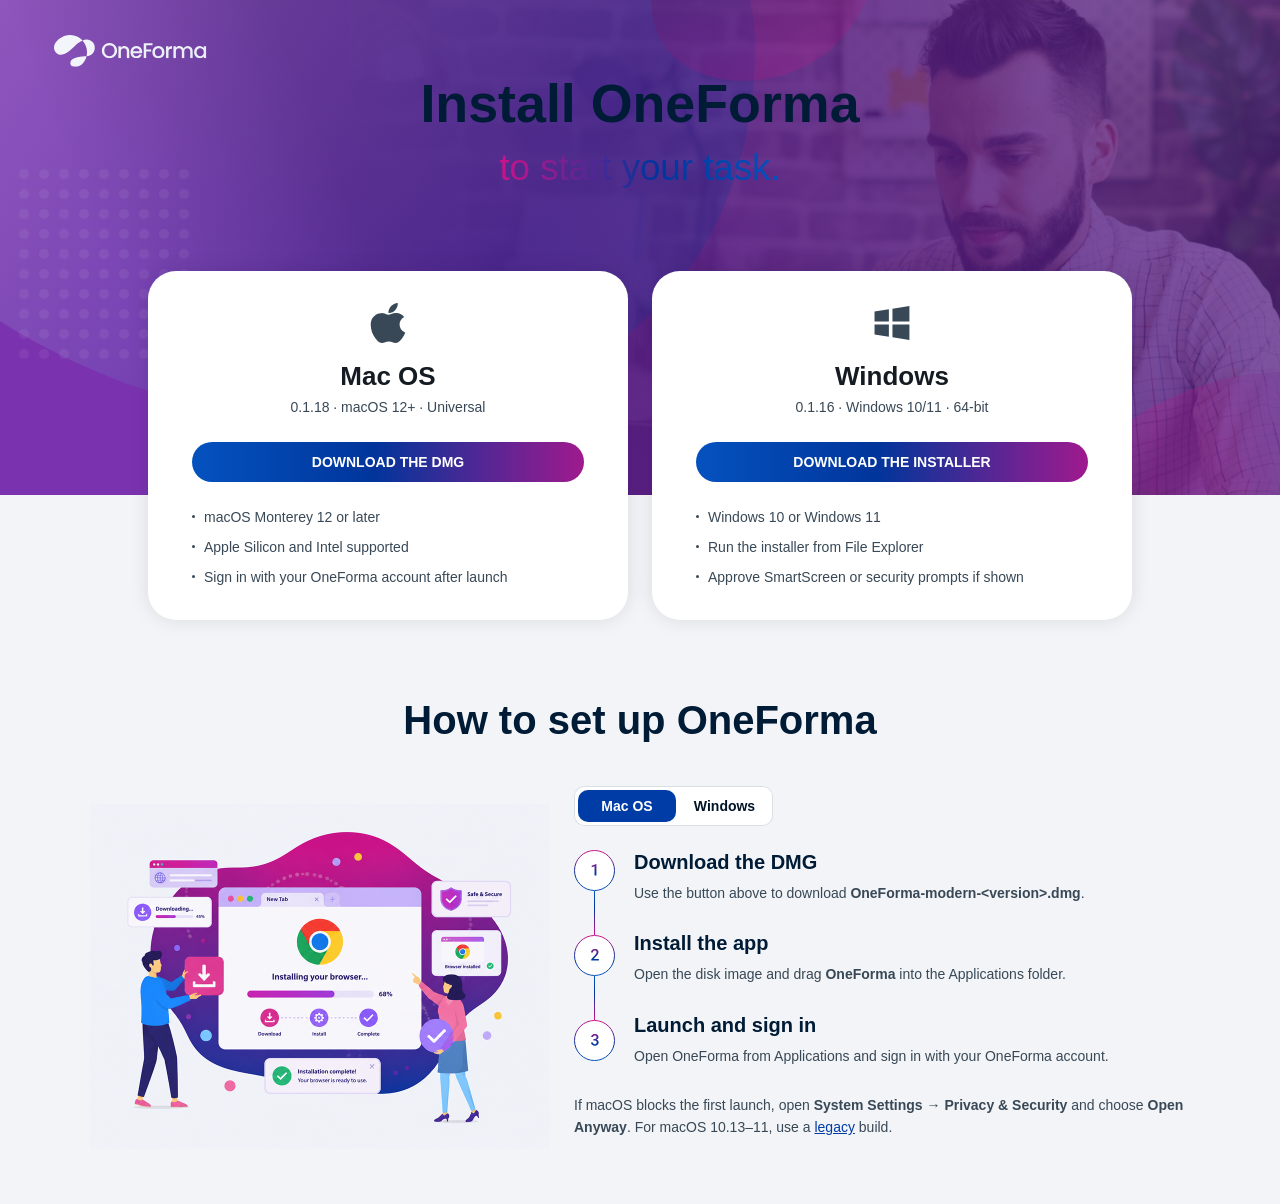
<file: docs/index.html>
<!DOCTYPE html>
<html lang="en">
<head>
  <meta charset="utf-8">
  <meta name="viewport" content="width=device-width, initial-scale=1">
  <title>OneForma - Download Client</title>
  <link rel="stylesheet" href="download.css">
</head>
<body>
  <main class="download-page">
    <section class="top-section">
      <img
        class="top-section__text"
        src="./assets/hero-oneforma.svg"
        alt="Install OneForma to start your task."
      />
      <div class="system-download-cards">
        <article class="system-download-card" data-platform="mac">
          <img class="system-download-card__icon" src="./assets/ios-icon.svg" alt="Mac OS">
          <h2 class="system-download-card__title">Mac OS</h2>
          <p class="system-download-card__version" data-version-line>Loading… · macOS 12+ · Universal</p>
          <a class="system-download-card__button" data-download-button href="#">DOWNLOAD THE DMG</a>
          <ul class="system-download-card__tips">
            <li>macOS Monterey 12 or later</li>
            <li>Apple Silicon and Intel supported</li>
            <li>Sign in with your OneForma account after launch</li>
          </ul>
        </article>
        <article class="system-download-card" data-platform="windows">
          <img class="system-download-card__icon" src="./assets/windows-icon.svg" alt="Windows">
          <h2 class="system-download-card__title">Windows</h2>
          <p class="system-download-card__version" data-version-line>Loading… · Windows 10/11 · 64-bit</p>
          <a class="system-download-card__button" data-download-button href="#">DOWNLOAD THE INSTALLER</a>
          <ul class="system-download-card__tips">
            <li>Windows 10 or Windows 11</li>
            <li>Run the installer from File Explorer</li>
            <li>Approve SmartScreen or security prompts if shown</li>
          </ul>
        </article>
      </div>
    </section>

    <section class="setup-section">
      <div class="setup-section__inner">
        <h2 class="setup-section__title">How to set up OneForma</h2>
        <div class="setup-section__content">
          <img
            class="setup-section__image"
            src="./assets/setup-bg.png"
            alt="OneForma installation guide"
          >
          <div class="setup-section__guide">
            <div class="setup-platform-tabs" role="tablist" aria-label="Setup platform">
              <button class="setup-platform-tabs__button is-active" type="button" role="tab" aria-selected="true" data-setup-tab="mac">Mac OS</button>
              <button class="setup-platform-tabs__button" type="button" role="tab" aria-selected="false" data-setup-tab="windows">Windows</button>
            </div>
            <div class="setup-guide-panels">
              <div class="setup-guide-panel is-active" data-setup-guide-panel="mac">
                <div class="setup-guide-panel__body">
                  <div class="setup-guide-panel__steps">
                    <img class="setup-guide-panel__step-icon" src="./assets/circle1.svg" alt="Step 1">
                    <div class="setup-guide-panel__step-line"></div>
                    <img class="setup-guide-panel__step-icon" src="./assets/circle2.svg" alt="Step 2">
                    <div class="setup-guide-panel__step-line"></div>
                    <img class="setup-guide-panel__step-icon" src="./assets/circle3.svg" alt="Step 3">
                  </div>
                  <div class="setup-guide-panel__texts">
                    <div class="setup-guide-panel__step-text">
                      <h3 class="setup-guide-panel__step-title">Download the DMG</h3>
                      <p class="setup-guide-panel__step-desc">Use the button above to download <strong>OneForma-modern-&lt;version&gt;.dmg</strong>.</p>
                    </div>
                    <div class="setup-guide-panel__step-text">
                      <h3 class="setup-guide-panel__step-title">Install the app</h3>
                      <p class="setup-guide-panel__step-desc">Open the disk image and drag <strong>OneForma</strong> into the Applications folder.</p>
                    </div>
                    <div class="setup-guide-panel__step-text">
                      <h3 class="setup-guide-panel__step-title">Launch and sign in</h3>
                      <p class="setup-guide-panel__step-desc">Open OneForma from Applications and sign in with your OneForma account.</p>
                    </div>
                  </div>
                </div>
                <p class="setup-guide-panel__notice">
                  If macOS blocks the first launch, open <strong>System Settings → Privacy &amp; Security</strong> and choose <strong>Open Anyway</strong>.
                  For macOS 10.13–11, use a <a href="https://github.com/centific-cn/OneformaClient-releases/releases">legacy</a> build.
                </p>
              </div>
              <div class="setup-guide-panel" data-setup-guide-panel="windows">
                <div class="setup-guide-panel__body">
                  <div class="setup-guide-panel__steps">
                    <img class="setup-guide-panel__step-icon" src="./assets/circle1.svg" alt="Step 1">
                    <div class="setup-guide-panel__step-line"></div>
                    <img class="setup-guide-panel__step-icon" src="./assets/circle2.svg" alt="Step 2">
                    <div class="setup-guide-panel__step-line"></div>
                    <img class="setup-guide-panel__step-icon" src="./assets/circle3.svg" alt="Step 3">
                  </div>
                  <div class="setup-guide-panel__texts">
                    <div class="setup-guide-panel__step-text">
                      <h3 class="setup-guide-panel__step-title">Download the installer</h3>
                      <p class="setup-guide-panel__step-desc">Use the button above to download <strong>OneForma-modern-&lt;version&gt;.exe</strong>.</p>
                    </div>
                    <div class="setup-guide-panel__step-text">
                      <h3 class="setup-guide-panel__step-title">Run the setup</h3>
                      <p class="setup-guide-panel__step-desc">Double-click the installer. If Windows shows a blue SmartScreen screen, choose <strong>More info</strong> then <strong>Run anyway</strong> when instructed by your team.</p>
                    </div>
                    <div class="setup-guide-panel__step-text">
                      <h3 class="setup-guide-panel__step-title">Launch and sign in</h3>
                      <p class="setup-guide-panel__step-desc">Open OneForma from the Start menu or desktop shortcut and sign in.</p>
                    </div>
                  </div>
                </div>
                <p class="setup-guide-panel__notice">
                  If Windows Defender or company security software asks for confirmation, verify the publisher and allow the installation.
                </p>
              </div>
            </div>
          </div>
        </div>
      </div>
    </section>
  </main>
  <script src="download.js"></script>
  <script>
    OneformaDownload.initPage({ setupTab: "mac" });
  </script>
</body>
</html>
</file>
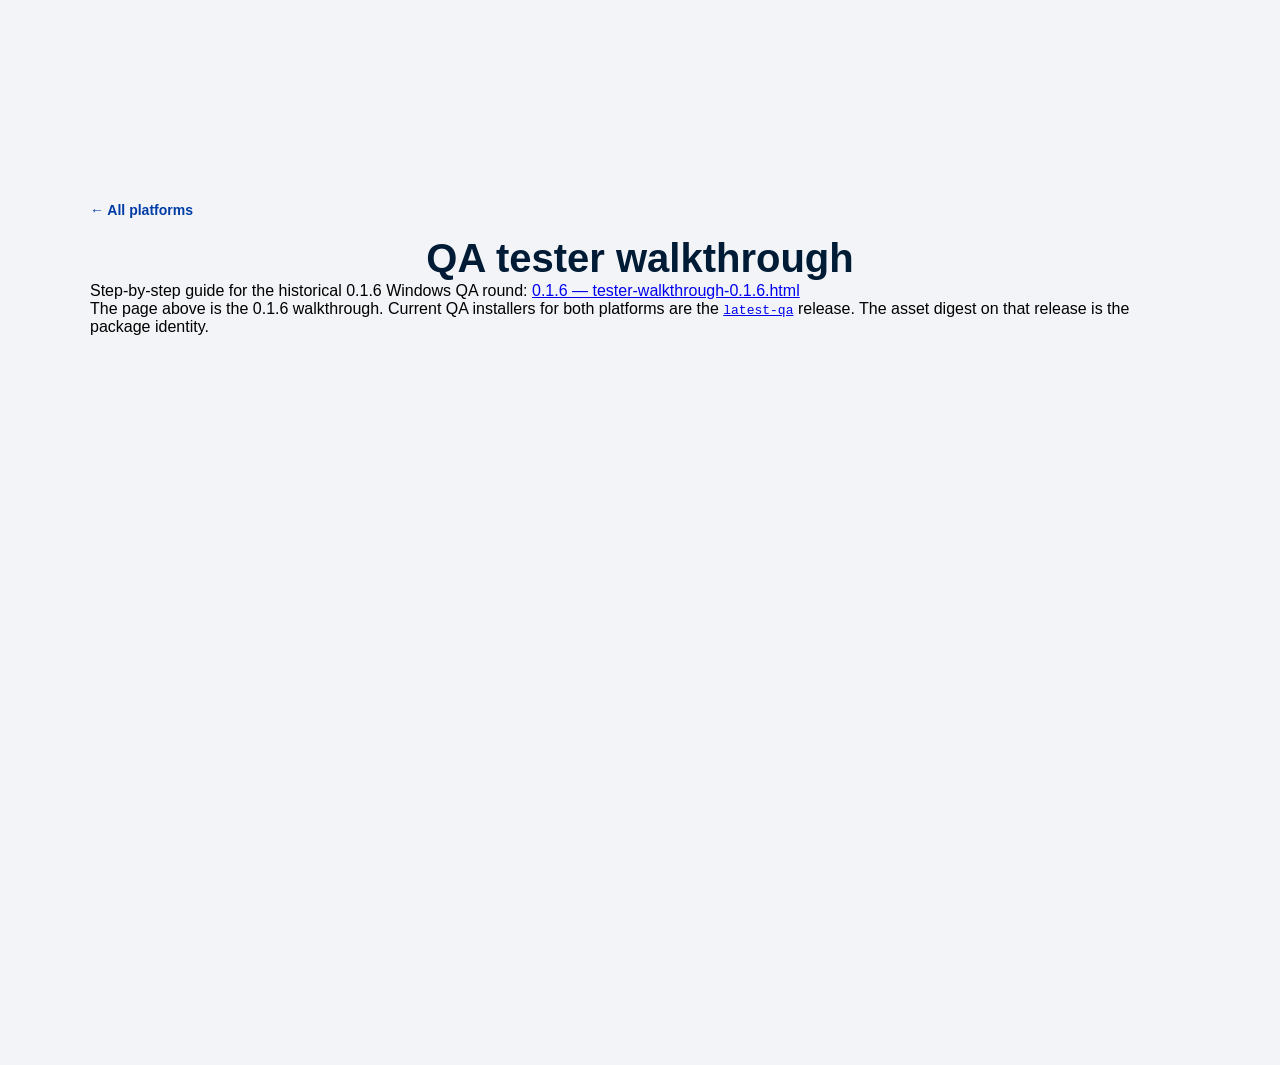
<file: docs/qa.html>
<!DOCTYPE html>
<html lang="en">
<head>
  <meta charset="utf-8">
  <meta name="viewport" content="width=device-width, initial-scale=1">
  <title>OneForma - QA Tester Walkthrough</title>
  <link rel="stylesheet" href="download.css">
</head>
<body>
  <main class="download-page">
    <section class="setup-section">
      <div class="setup-section__inner">
        <a class="back-home" href="index.html">← All platforms</a>
        <h2 class="setup-section__title">QA tester walkthrough</h2>
        <p>
          Step-by-step guide for the historical 0.1.6 Windows QA round:
          <a href="qa/tester-walkthrough-0.1.6.html">0.1.6 — tester-walkthrough-0.1.6.html</a>
        </p>
        <p>
          The page above is the 0.1.6 walkthrough. Current QA installers for both
          platforms are the
          <a href="https://github.com/centific-cn/OneformaClient-releases/releases/tag/latest-qa"><code>latest-qa</code></a>
          release. The asset digest on that release is the package identity.
        </p>
      </div>
    </section>
  </main>
</body>
</html>
</file>
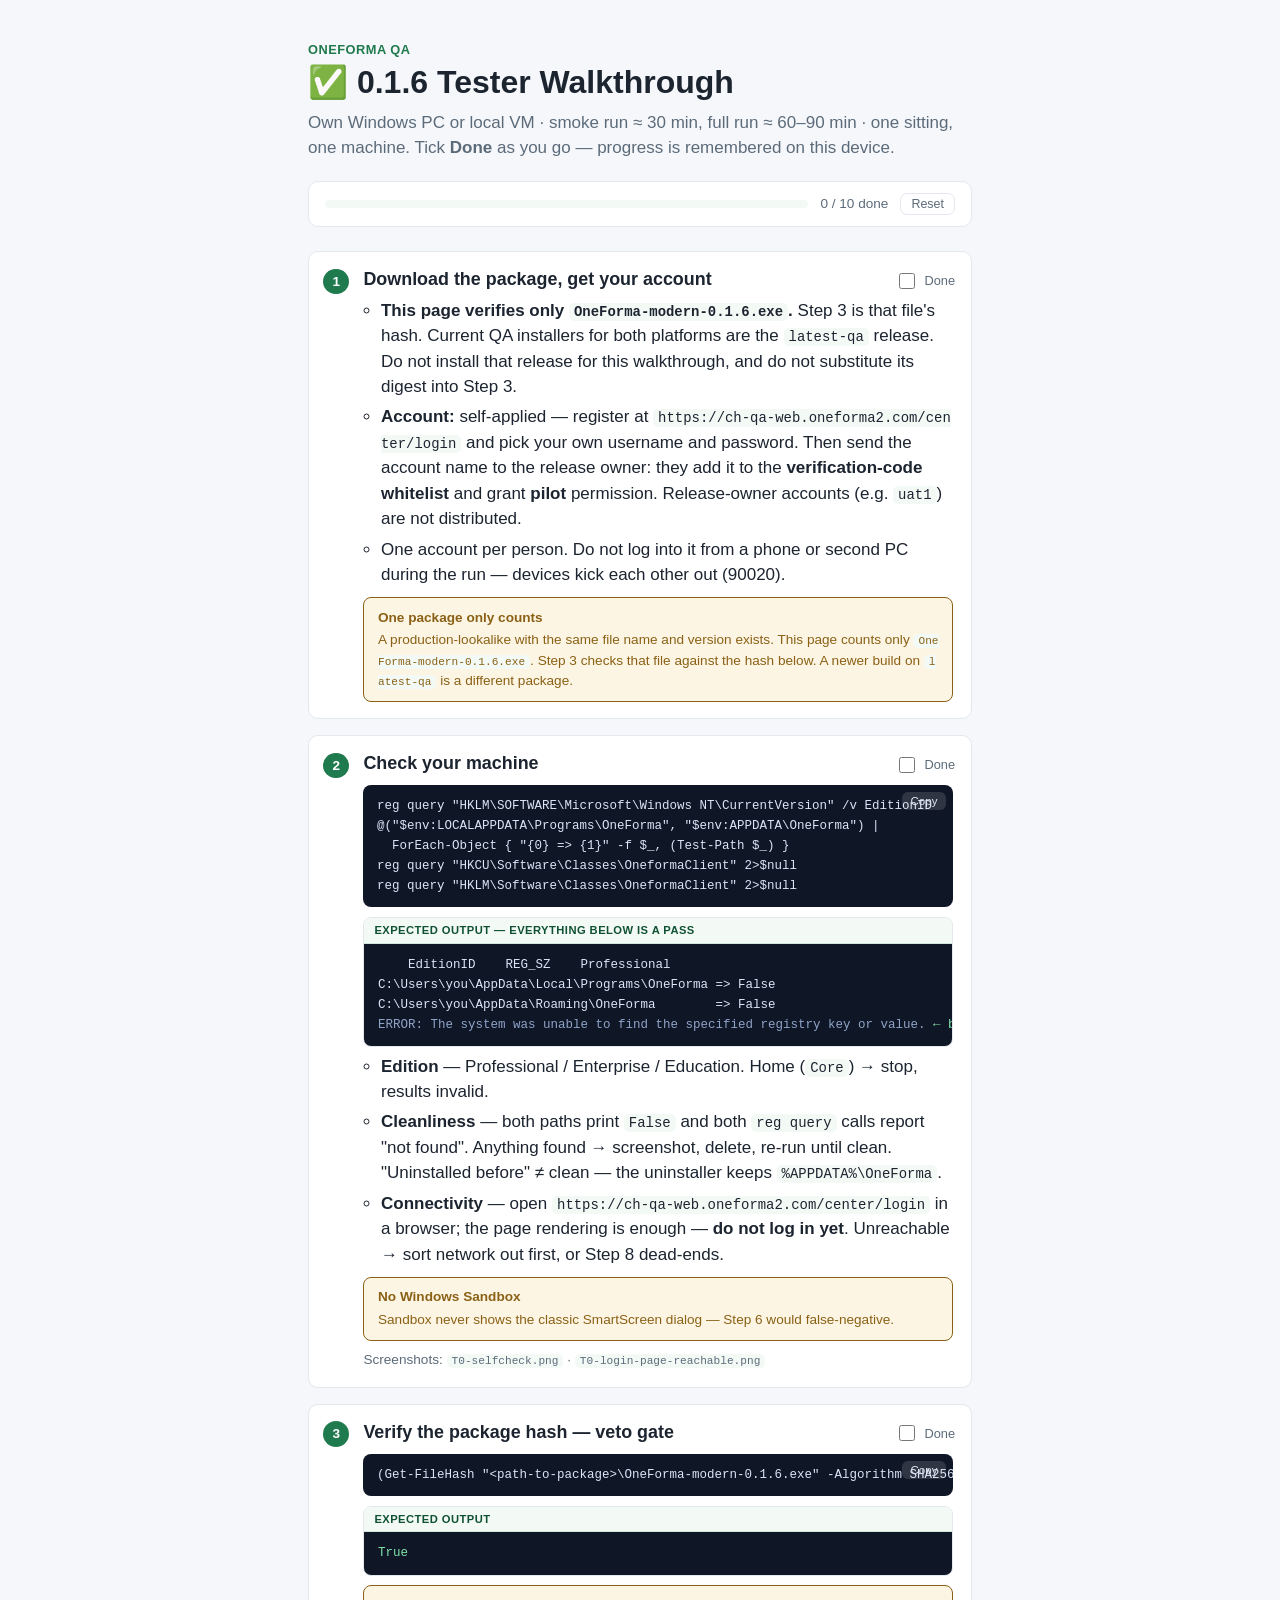
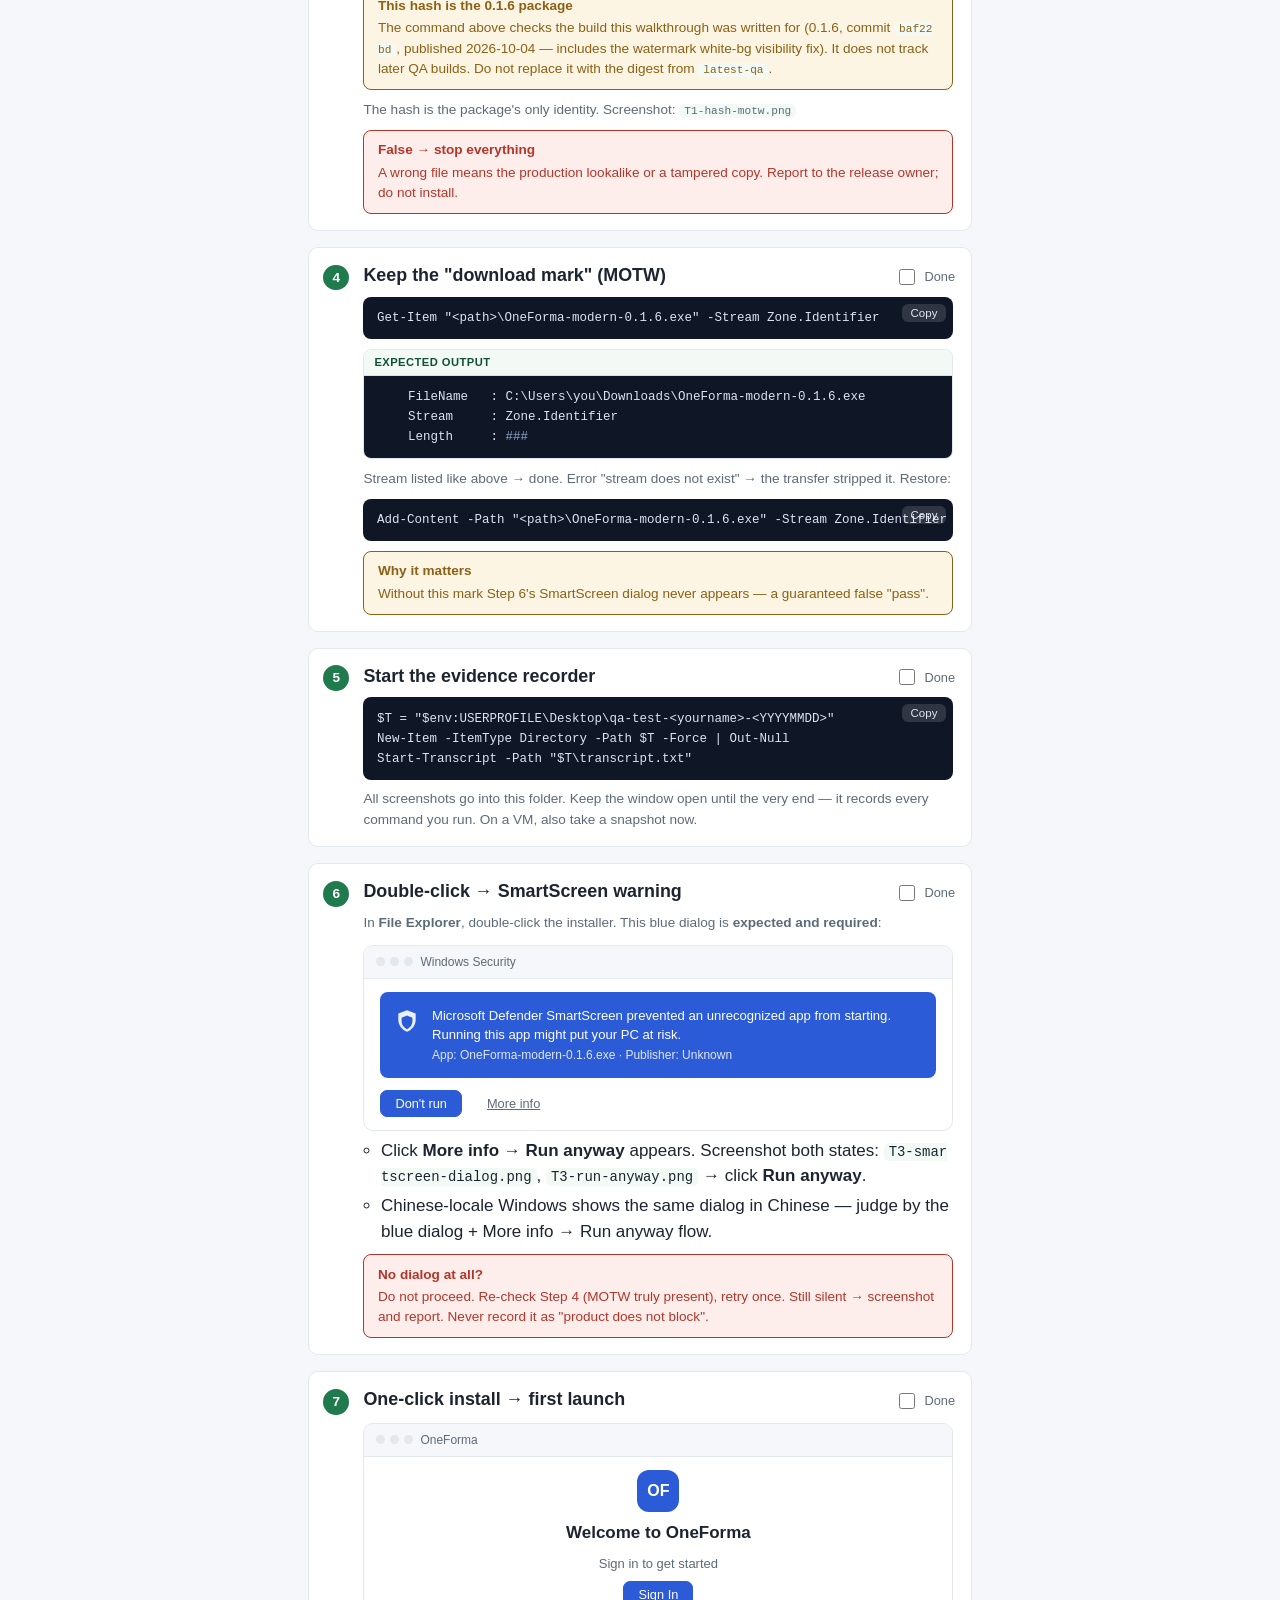
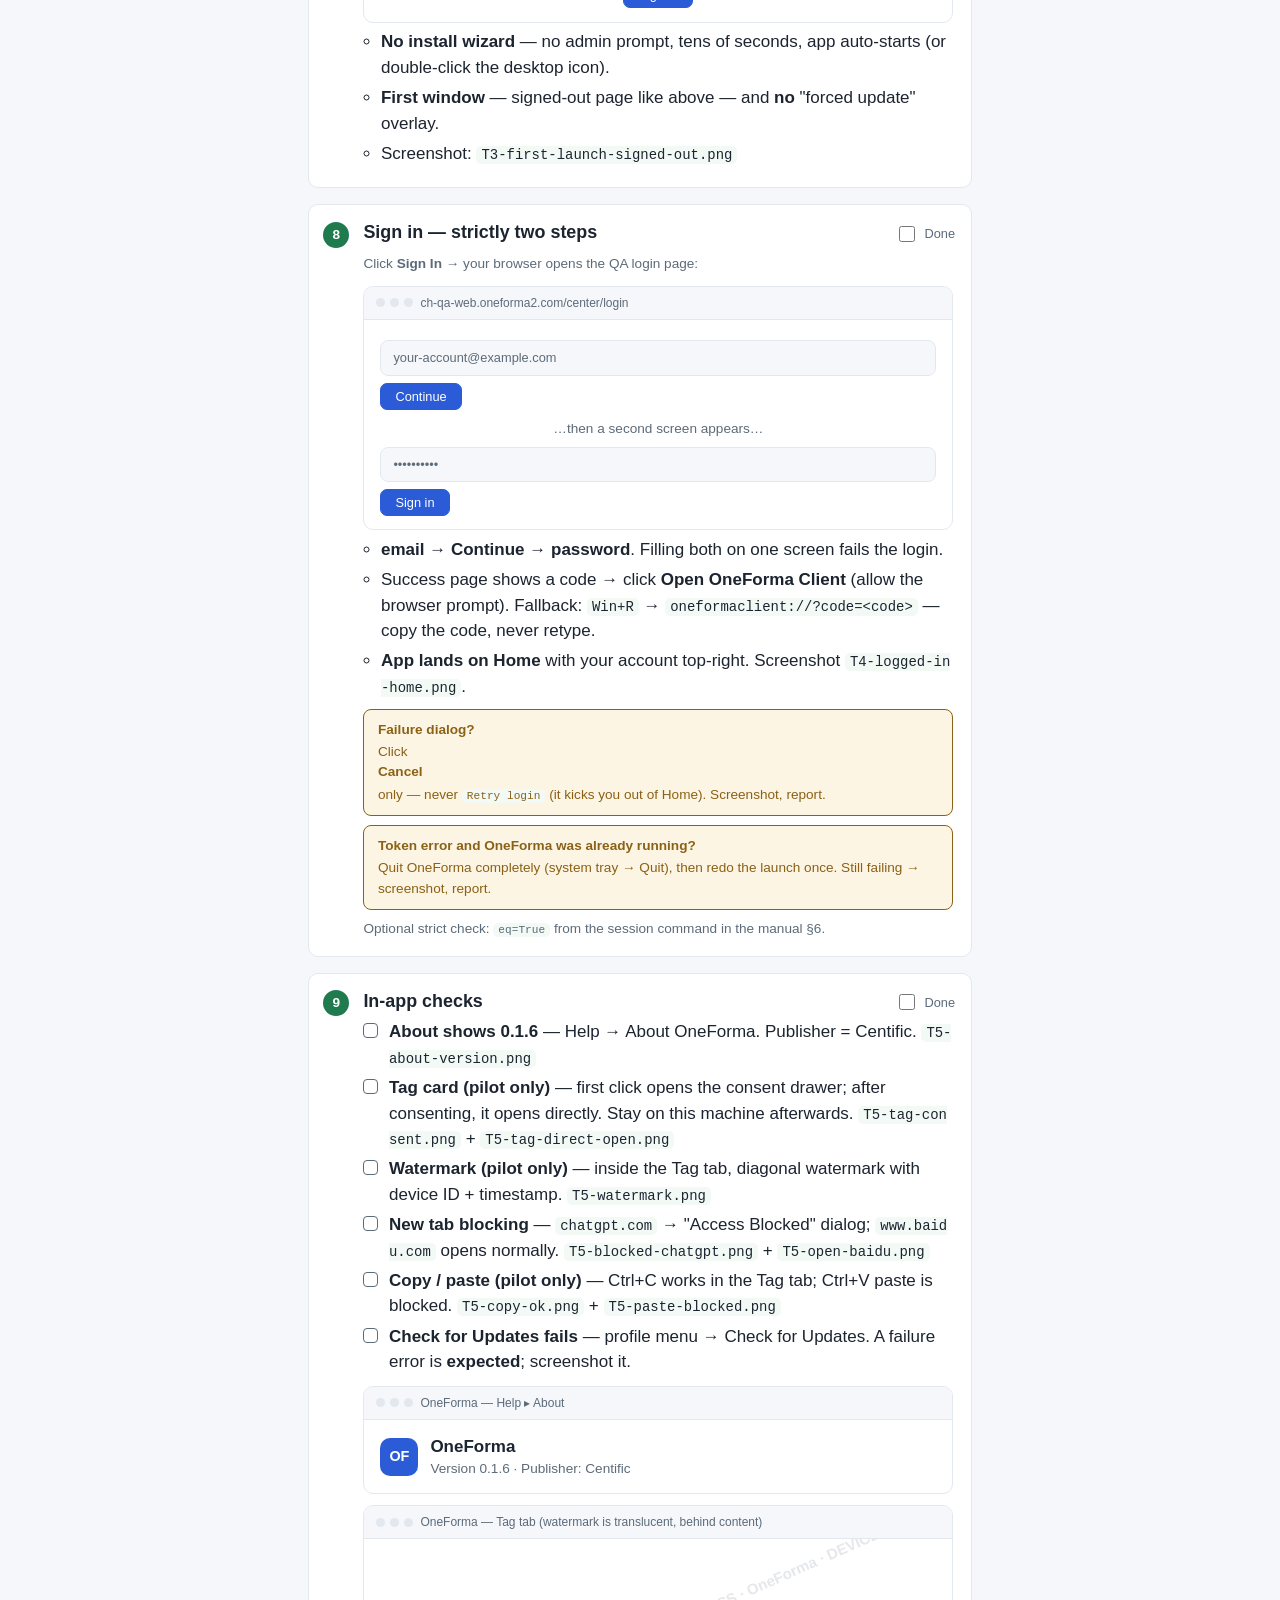
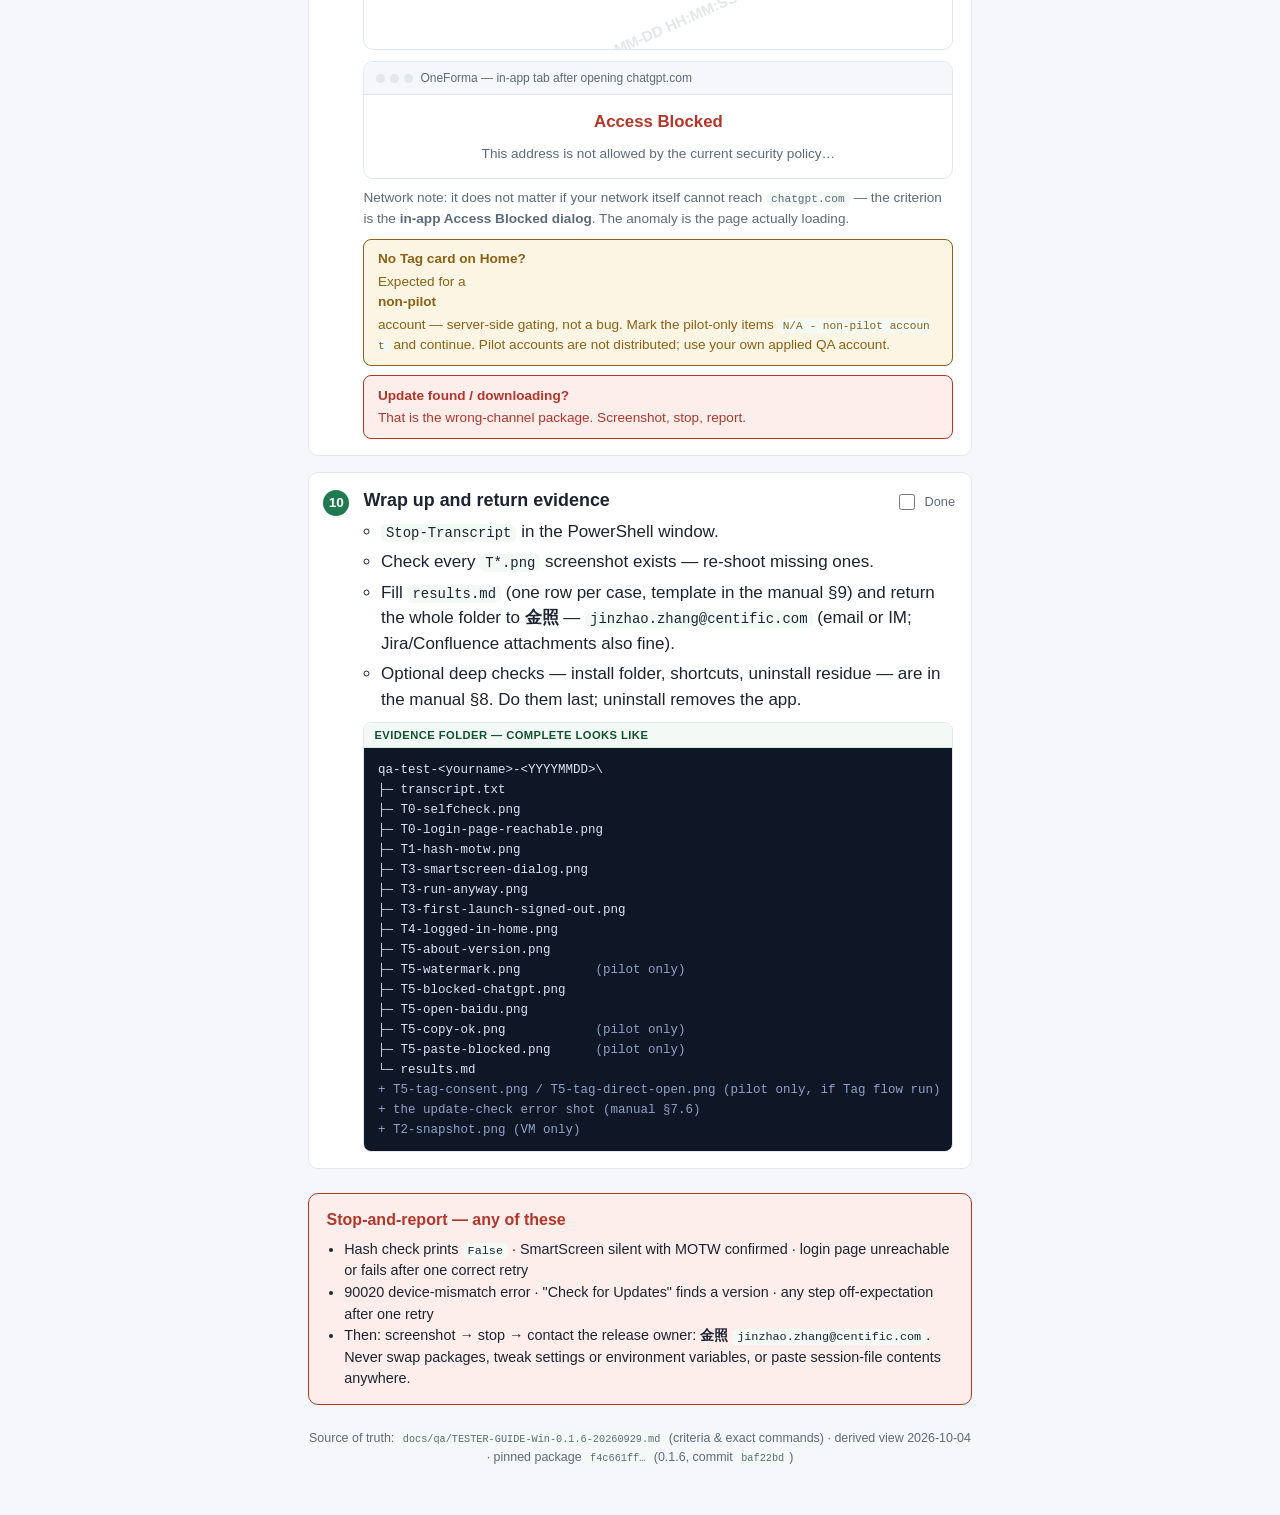
<file: docs/qa/tester-walkthrough-0.1.6.html>
<!DOCTYPE html>
<html lang="en">
<head>
  <meta charset="utf-8">
  <meta name="viewport" content="width=device-width, initial-scale=1">
  <title>OneForma 0.1.6 QA — Tester Walkthrough</title>
  <style>
    :root {
      color-scheme: light;
      --ink: #1c2430;
      --muted: #5c6b7a;
      --line: #e3e8ee;
      --paper: #f5f7fa;
      --card: #fff;
      --green: #1f7a4d;
      --green-ink: #0f5132;
      --green-soft: #f3faf6;
      --green-line: #cfe8da;
      --red: #b3362a;
      --red-soft: #fdeeec;
      --red-line: #f0c4bf;
      --amber: #8a6116;
      --amber-soft: #fdf5e3;
      --amber-line: #ecd9ac;
      --code-bg: #0f1626;
      --code-ink: #dbe4f5;
    }
    * { box-sizing: border-box; }
    body {
      margin: 0;
      background: var(--paper);
      color: var(--ink);
      font: 17px/1.5 "Segoe UI", Helvetica, Arial, sans-serif;
    }
    main {
      max-width: 44rem;
      margin: 0 auto;
      padding: 2.5rem 1.25rem 3rem;
    }
    .kicker {
      margin: 0 0 0.25rem;
      color: var(--green);
      font-size: 0.8rem;
      font-weight: 700;
      letter-spacing: 0.04em;
      text-transform: uppercase;
    }
    h1 {
      margin: 0 0 0.5rem;
      font-size: 2rem;
      line-height: 1.2;
    }
    .lead { margin: 0 0 1.25rem; color: var(--muted); }
    .bar {
      display: flex;
      align-items: center;
      gap: 12px;
      margin: 0 0 1.5rem;
      padding: 0.7rem 1rem;
      background: var(--card);
      border: 1px solid var(--line);
      border-radius: 10px;
    }
    .bar .track { flex: 1; height: 8px; background: var(--green-soft); border-radius: 99px; overflow: hidden; }
    .bar .fill { height: 100%; width: 0; background: var(--green); border-radius: 99px; transition: width .3s; }
    .bar .count { font-size: 0.85rem; color: var(--muted); white-space: nowrap; }
    .bar button {
      border: 1px solid var(--line);
      background: transparent;
      color: var(--muted);
      border-radius: 7px;
      padding: 3px 10px;
      font-size: 0.78rem;
      cursor: pointer;
    }
    ol {
      margin: 0;
      padding: 0;
      list-style: none;
    }
    li.card {
      margin: 0 0 1rem;
      padding: 1rem 1.1rem 1rem 3.4rem;
      background: var(--card);
      border: 1px solid var(--line);
      border-radius: 10px;
      position: relative;
    }
    li.card.done { border-color: var(--green); }
    li.card h2 {
      margin: 0 0 0.2rem;
      font-size: 1.12rem;
      line-height: 1.3;
      padding-right: 5.5rem;
    }
    .num {
      position: absolute;
      left: 0.9rem;
      top: 1.05rem;
      width: 1.6rem;
      height: 1.6rem;
      border-radius: 999px;
      background: var(--green);
      color: #fff;
      font-size: 0.85rem;
      font-weight: 700;
      line-height: 1.6rem;
      text-align: center;
    }
    li.card.done .num { background: var(--green-ink); }
    .tick {
      position: absolute;
      right: 1rem;
      top: 1.1rem;
      display: flex;
      align-items: center;
      gap: 6px;
      font-size: 0.8rem;
      color: var(--muted);
      cursor: pointer;
      user-select: none;
      white-space: nowrap;
    }
    .tick input { width: 16px; height: 16px; accent-color: var(--green); cursor: pointer; }
    p, ul { margin: 0.4rem 0 0; }
    ul { padding-left: 1.1rem; }
    li.card li { margin: 0.3rem 0; }
    code {
      font-family: Consolas, ui-monospace, monospace;
      font-size: 0.82em;
      background: var(--green-soft);
      border-radius: 5px;
      padding: 1px 5px;
      word-break: break-all;
    }
    .cmd pre code, .out pre code {
      background: transparent;
      padding: 0;
      border-radius: 0;
      font-size: inherit;
      color: inherit;
      word-break: normal;
    }
    .cmd { position: relative; margin: 0.6rem 0 0; }
    .cmd pre {
      margin: 0;
      background: var(--code-bg);
      color: var(--code-ink);
      border-radius: 8px;
      padding: 0.7rem 0.85rem;
      overflow-x: auto;
      font: 12.5px/1.6 Consolas, ui-monospace, monospace;
    }
    .cmd .copy {
      position: absolute;
      top: 7px;
      right: 7px;
      border: 0;
      border-radius: 6px;
      padding: 3px 9px;
      background: #ffffff22;
      color: #dfe7f5;
      font-size: 11.5px;
      cursor: pointer;
    }
    .cmd .copy:hover { background: #ffffff3a; }
    .callout {
      margin: 0.6rem 0 0;
      padding: 0.6rem 0.85rem;
      border-radius: 8px;
      border: 1px solid transparent;
      font-size: 0.85rem;
    }
    .callout b { display: block; margin-bottom: 2px; }
    .stop { background: var(--red-soft); border-color: var(--red); color: var(--red); }
    .warn { background: var(--amber-soft); border-color: var(--amber); color: var(--amber); }
    .note { font-size: 0.85rem; color: var(--muted); margin: 0.6rem 0 0; }
    .shot { color: var(--muted); }
    .shot code { font-size: 0.75em; }
    .mock {
      margin: 0.7rem 0 0;
      border: 1px solid var(--line);
      border-radius: 10px;
      overflow: hidden;
    }
    .mock .tb {
      display: flex;
      align-items: center;
      gap: 7px;
      padding: 7px 12px;
      background: var(--paper);
      border-bottom: 1px solid var(--line);
      font-size: 0.75rem;
      color: var(--muted);
    }
    .mock .tb .dots { display: flex; gap: 5px; }
    .mock .tb .dots i { width: 9px; height: 9px; border-radius: 50%; background: var(--line); display: block; }
    .mock .body { padding: 0.85rem 1rem; }
    .ss-blue {
      background: #2b5bd7;
      color: #fff;
      border-radius: 8px;
      padding: 0.85rem;
      display: flex;
      gap: 12px;
      align-items: flex-start;
    }
    .ss-blue svg { flex: none; margin-top: 2px; }
    .ss-blue p { margin: 0; font-size: 0.82rem; line-height: 1.5; }
    .ss-actions { display: flex; gap: 10px; margin-top: 0.7rem; }
    .btn {
      border-radius: 7px;
      padding: 5px 14px;
      font-size: 0.8rem;
      border: 1px solid var(--line);
      background: var(--card);
      color: var(--ink);
    }
    .btn.primary { background: #2b5bd7; border-color: #2b5bd7; color: #fff; }
    .btn.ghost { border-color: transparent; background: transparent; color: var(--muted); text-decoration: underline; }
    .fieldd {
      border: 1px solid var(--line);
      border-radius: 8px;
      padding: 7px 12px;
      font-size: 0.8rem;
      color: var(--muted);
      background: var(--paper);
      margin: 7px 0;
    }
    .win-app .body { display: flex; flex-direction: column; align-items: center; justify-content: center; min-height: 140px; gap: 8px; }
    .win-app .logo {
      width: 42px; height: 42px; border-radius: 12px; background: #2b5bd7; color: #fff;
      display: flex; align-items: center; justify-content: center; font-weight: 800; font-size: 1rem;
    }
    .out {
      margin: 0.6rem 0 0;
      border: 1px solid var(--line);
      border-radius: 8px;
      overflow: hidden;
    }
    .out .lbl {
      padding: 4px 10px;
      font-size: 0.7rem;
      font-weight: 700;
      letter-spacing: 0.04em;
      text-transform: uppercase;
      color: var(--green-ink);
      background: var(--green-soft);
      border-bottom: 1px solid var(--green-line);
    }
    .out pre {
      margin: 0;
      background: var(--code-bg);
      color: var(--code-ink);
      padding: 0.7rem 0.85rem;
      overflow-x: auto;
      font: 12.5px/1.6 Consolas, ui-monospace, monospace;
    }
    .out .ok { color: #7ee2a8; }
    .out .dim { color: #8fa3c8; }
    .wm-wrap { position: relative; min-height: 110px; overflow: hidden; }
    .wm {
      position: absolute; inset: 0; display: flex; align-items: center; pointer-events: none;
    }
    .wm span {
      transform: rotate(-24deg);
      font-size: 15px; font-weight: 700; color: #5c6b7a; opacity: .16;
      white-space: nowrap;
    }
    .blocked {
      text-align: center; padding: 1.3rem 1rem;
    }
    .blocked .t { font-weight: 700; color: var(--red); font-size: 1.05rem; }
    .about-row { display: flex; gap: 12px; align-items: center; }
    .about-row .logo {
      width: 38px; height: 38px; border-radius: 10px; background: #2b5bd7; color: #fff;
      display: flex; align-items: center; justify-content: center; font-weight: 800; font-size: 0.9rem;
      flex: none;
    }
    .chk { list-style: none; padding: 0; }
    .chk li { margin: 0.45rem 0; padding-left: 1.6rem; position: relative; }
    .chk li::before {
      content: ""; position: absolute; left: 0; top: 4px;
      width: 13px; height: 13px; border-radius: 4px; border: 1.5px solid var(--muted);
    }
    section.stopcard {
      margin: 1.5rem 0 0;
      padding: 0.9rem 1.1rem;
      background: var(--red-soft);
      border: 1px solid var(--red);
      border-radius: 10px;
    }
    section.stopcard h2 { margin: 0 0 0.3rem; font-size: 1rem; color: var(--red); }
    section.stopcard ul { padding-left: 1.1rem; font-size: 0.9rem; }
    footer {
      margin: 1.5rem 0 0;
      color: var(--muted);
      font-size: 0.78rem;
      text-align: center;
    }
  </style>
</head>
<body>
  <main>
    <p class="kicker">OneForma QA</p>
    <h1>✅ 0.1.6 Tester Walkthrough</h1>
    <p class="lead">Own Windows PC or local VM · smoke run ≈ 30 min, full run ≈ 60–90 min · one sitting, one machine. Tick <b>Done</b> as you go — progress is remembered on this device.</p>

    <div class="bar">
      <div class="track"><div class="fill" id="fill"></div></div>
      <span class="count" id="count">0 / 10 done</span>
      <button id="reset" type="button">Reset</button>
    </div>

    <ol>
      <li class="card" id="s1">
        <span class="num">1</span>
        <h2>Download the package, get your account</h2>
        <label class="tick"><input type="checkbox" class="done"> Done</label>
        <ul>
          <li><b>This page verifies only <code>OneForma-modern-0.1.6.exe</code>.</b> Step 3 is that file's hash. Current QA installers for both platforms are the <code>latest-qa</code> release. Do not install that release for this walkthrough, and do not substitute its digest into Step 3.</li>
          <li><b>Account:</b> self-applied — register at <code>https://ch-qa-web.oneforma2.com/center/login</code> and pick your own username and password. Then send the account name to the release owner: they add it to the <b>verification-code whitelist</b> and grant <b>pilot</b> permission. Release-owner accounts (e.g. <code>uat1</code>) are not distributed.</li>
          <li>One account per person. Do not log into it from a phone or second PC during the run — devices kick each other out (90020).</li>
        </ul>
        <div class="callout warn"><b>One package only counts</b>A production-lookalike with the same file name and version exists. This page counts only <code>OneForma-modern-0.1.6.exe</code>. Step 3 checks that file against the hash below. A newer build on <code>latest-qa</code> is a different package.</div>
      </li>

      <li class="card" id="s2">
        <span class="num">2</span>
        <h2>Check your machine</h2>
        <label class="tick"><input type="checkbox" class="done"> Done</label>
        <div class="cmd"><pre><code>reg query "HKLM\SOFTWARE\Microsoft\Windows NT\CurrentVersion" /v EditionID
@("$env:LOCALAPPDATA\Programs\OneForma", "$env:APPDATA\OneForma") |
  ForEach-Object { "{0} => {1}" -f $_, (Test-Path $_) }
reg query "HKCU\Software\Classes\OneformaClient" 2&gt;$null
reg query "HKLM\Software\Classes\OneformaClient" 2&gt;$null</code></pre><button class="copy" type="button">Copy</button></div>
        <div class="out"><div class="lbl">Expected output — everything below is a pass</div><pre><code>    EditionID    REG_SZ    Professional
C:\Users\you\AppData\Local\Programs\OneForma => False
C:\Users\you\AppData\Roaming\OneForma        => False
<span class="dim">ERROR: The system was unable to find the specified registry key or value.</span> <span class="ok">← both reg queries</span></code></pre></div>
        <ul>
          <li><b>Edition</b> — Professional / Enterprise / Education. Home (<code>Core</code>) → stop, results invalid.</li>
          <li><b>Cleanliness</b> — both paths print <code>False</code> and both <code>reg query</code> calls report "not found". Anything found → screenshot, delete, re-run until clean. "Uninstalled before" ≠ clean — the uninstaller keeps <code>%APPDATA%\OneForma</code>.</li>
          <li><b>Connectivity</b> — open <code>https://ch-qa-web.oneforma2.com/center/login</code> in a browser; the page rendering is enough — <b>do not log in yet</b>. Unreachable → sort network out first, or Step 8 dead-ends.</li>
        </ul>
        <div class="callout warn"><b>No Windows Sandbox</b>Sandbox never shows the classic SmartScreen dialog — Step 6 would false-negative.</div>
        <p class="note">Screenshots: <code>T0-selfcheck.png</code> · <code>T0-login-page-reachable.png</code></p>
      </li>

      <li class="card" id="s3">
        <span class="num">3</span>
        <h2>Verify the package hash — veto gate</h2>
        <label class="tick"><input type="checkbox" class="done"> Done</label>
        <div class="cmd"><pre><code>(Get-FileHash "&lt;path-to-package&gt;\OneForma-modern-0.1.6.exe" -Algorithm SHA256).Hash -eq "F4C661FF71912E1AA4156537BC61AD6448EA1DEC2532EC66ED3C612A85F70351"</code></pre><button class="copy" type="button">Copy</button></div>
        <div class="out"><div class="lbl">Expected output</div><pre><code><span class="ok">True</span></code></pre></div>
        <div class="callout warn"><b>This hash is the 0.1.6 package</b>The command above checks the build this walkthrough was written for (0.1.6, commit <code>baf22bd</code>, published 2026-10-04 — includes the watermark white-bg visibility fix). It does not track later QA builds. Do not replace it with the digest from <code>latest-qa</code>.</div>
        <p class="note">The hash is the package's only identity. Screenshot: <code>T1-hash-motw.png</code></p>
        <div class="callout stop"><b>False → stop everything</b>A wrong file means the production lookalike or a tampered copy. Report to the release owner; do not install.</div>
      </li>

      <li class="card" id="s4">
        <span class="num">4</span>
        <h2>Keep the "download mark" (MOTW)</h2>
        <label class="tick"><input type="checkbox" class="done"> Done</label>
        <div class="cmd"><pre><code>Get-Item "&lt;path&gt;\OneForma-modern-0.1.6.exe" -Stream Zone.Identifier</code></pre><button class="copy" type="button">Copy</button></div>
        <div class="out"><div class="lbl">Expected output</div><pre><code>    FileName   : C:\Users\you\Downloads\OneForma-modern-0.1.6.exe
    Stream     : Zone.Identifier
    Length     : <span class="dim">###</span></code></pre></div>
        <p class="note">Stream listed like above → done. Error "stream does not exist" → the transfer stripped it. Restore:</p>
        <div class="cmd"><pre><code>Add-Content -Path "&lt;path&gt;\OneForma-modern-0.1.6.exe" -Stream Zone.Identifier -Value "[ZoneTransfer]","ZoneId=3"</code></pre><button class="copy" type="button">Copy</button></div>
        <div class="callout warn"><b>Why it matters</b>Without this mark Step 6's SmartScreen dialog never appears — a guaranteed false "pass".</div>
      </li>

      <li class="card" id="s5">
        <span class="num">5</span>
        <h2>Start the evidence recorder</h2>
        <label class="tick"><input type="checkbox" class="done"> Done</label>
        <div class="cmd"><pre><code>$T = "$env:USERPROFILE\Desktop\qa-test-&lt;yourname&gt;-&lt;YYYYMMDD&gt;"
New-Item -ItemType Directory -Path $T -Force | Out-Null
Start-Transcript -Path "$T\transcript.txt"</code></pre><button class="copy" type="button">Copy</button></div>
        <p class="note">All screenshots go into this folder. Keep the window open until the very end — it records every command you run. On a VM, also take a snapshot now.</p>
      </li>

      <li class="card" id="s6">
        <span class="num">6</span>
        <h2>Double-click → SmartScreen warning</h2>
        <label class="tick"><input type="checkbox" class="done"> Done</label>
        <p class="note">In <b>File Explorer</b>, double-click the installer. This blue dialog is <b>expected and required</b>:</p>
        <div class="mock">
          <div class="tb"><span class="dots"><i></i><i></i><i></i></span> Windows Security</div>
          <div class="body">
            <div class="ss-blue">
              <svg width="26" height="26" viewBox="0 0 24 24" fill="none" aria-hidden="true"><path d="M12 2l8 3v6c0 5-3.5 9-8 11-4.5-2-8-6-8-11V5l8-3z" fill="#ffffff" opacity=".9"/><path d="M12 7l5 2v3.5c0 3-2 5.5-5 7-3-1.5-5-4-5-7V9l5-2z" fill="#2b5bd7"/><rect x="11.2" y="9.5" width="1.6" height="4" rx=".8" fill="#2b5bd7"/><circle cx="12" cy="15.4" r=".95" fill="#2b5bd7"/></svg>
              <p>Microsoft Defender SmartScreen prevented an unrecognized app from starting. Running this app might put your PC at risk.<br><span style="opacity:.85;font-size:12px">App: OneForma-modern-0.1.6.exe · Publisher: Unknown</span></p>
            </div>
            <div class="ss-actions">
              <button class="btn primary" type="button">Don't run</button>
              <button class="btn ghost" type="button">More info</button>
            </div>
          </div>
        </div>
        <ul>
          <li>Click <b>More info</b> → <b>Run anyway</b> appears. Screenshot both states: <code>T3-smartscreen-dialog.png</code>, <code>T3-run-anyway.png</code> → click <b>Run anyway</b>.</li>
          <li>Chinese-locale Windows shows the same dialog in Chinese — judge by the blue dialog + More info → Run anyway flow.</li>
        </ul>
        <div class="callout stop"><b>No dialog at all?</b>Do not proceed. Re-check Step 4 (MOTW truly present), retry once. Still silent → screenshot and report. Never record it as "product does not block".</div>
      </li>

      <li class="card" id="s7">
        <span class="num">7</span>
        <h2>One-click install → first launch</h2>
        <label class="tick"><input type="checkbox" class="done"> Done</label>
        <div class="mock win-app">
          <div class="tb"><span class="dots"><i></i><i></i><i></i></span> OneForma</div>
          <div class="body">
            <div class="logo">OF</div>
            <div style="font-weight:600">Welcome to OneForma</div>
            <div style="color:var(--muted);font-size:13px">Sign in to get started</div>
            <button class="btn primary" type="button">Sign In</button>
          </div>
        </div>
        <ul>
          <li><b>No install wizard</b> — no admin prompt, tens of seconds, app auto-starts (or double-click the desktop icon).</li>
          <li><b>First window</b> — signed-out page like above — and <b>no</b> "forced update" overlay.</li>
          <li>Screenshot: <code>T3-first-launch-signed-out.png</code></li>
        </ul>
      </li>

      <li class="card" id="s8">
        <span class="num">8</span>
        <h2>Sign in — strictly two steps</h2>
        <label class="tick"><input type="checkbox" class="done"> Done</label>
        <p class="note">Click <b>Sign In</b> → your browser opens the QA login page:</p>
        <div class="mock">
          <div class="tb"><span class="dots"><i></i><i></i><i></i></span> ch-qa-web.oneforma2.com/center/login</div>
          <div class="body">
            <div class="fieldd">your-account@example.com</div>
            <button class="btn primary" type="button">Continue</button>
            <div class="note" style="text-align:center">…then a second screen appears…</div>
            <div class="fieldd">••••••••••</div>
            <button class="btn primary" type="button">Sign in</button>
          </div>
        </div>
        <ul>
          <li><b>email → Continue → password</b>. Filling both on one screen fails the login.</li>
          <li>Success page shows a code → click <b>Open OneForma Client</b> (allow the browser prompt). Fallback: <code>Win+R</code> → <code>oneformaclient://?code=&lt;code&gt;</code> — copy the code, never retype.</li>
          <li><b>App lands on Home</b> with your account top-right. Screenshot <code>T4-logged-in-home.png</code>.</li>
        </ul>
        <div class="callout warn"><b>Failure dialog?</b>Click <b>Cancel</b> only — never <code>Retry login</code> (it kicks you out of Home). Screenshot, report.</div>
        <div class="callout warn"><b>Token error and OneForma was already running?</b>Quit OneForma completely (system tray → Quit), then redo the launch once. Still failing → screenshot, report.</div>
        <p class="note">Optional strict check: <code>eq=True</code> from the session command in the manual §6.</p>
      </li>

      <li class="card" id="s9">
        <span class="num">9</span>
        <h2>In-app checks</h2>
        <label class="tick"><input type="checkbox" class="done"> Done</label>
        <ul class="chk">
          <li><b>About shows 0.1.6</b> — Help → About OneForma. Publisher = Centific. <code>T5-about-version.png</code></li>
          <li><b>Tag card (pilot only)</b> — first click opens the consent drawer; after consenting, it opens directly. Stay on this machine afterwards. <code>T5-tag-consent.png</code> + <code>T5-tag-direct-open.png</code></li>
          <li><b>Watermark (pilot only)</b> — inside the Tag tab, diagonal watermark with device ID + timestamp. <code>T5-watermark.png</code></li>
          <li><b>New tab blocking</b> — <code>chatgpt.com</code> → "Access Blocked" dialog; <code>www.baidu.com</code> opens normally. <code>T5-blocked-chatgpt.png</code> + <code>T5-open-baidu.png</code></li>
          <li><b>Copy / paste (pilot only)</b> — Ctrl+C works in the Tag tab; Ctrl+V paste is blocked. <code>T5-copy-ok.png</code> + <code>T5-paste-blocked.png</code></li>
          <li><b>Check for Updates fails</b> — profile menu → Check for Updates. A failure error is <b>expected</b>; screenshot it.</li>
        </ul>
        <div class="mock">
          <div class="tb"><span class="dots"><i></i><i></i><i></i></span> OneForma — Help ▸ About</div>
          <div class="body">
            <div class="about-row">
              <div class="logo">OF</div>
              <div>
                <div style="font-weight:600">OneForma</div>
                <div class="note" style="margin:0">Version 0.1.6 · Publisher: Centific</div>
              </div>
            </div>
          </div>
        </div>
        <div class="mock">
          <div class="tb"><span class="dots"><i></i><i></i><i></i></span> OneForma — Tag tab (watermark is translucent, behind content)</div>
          <div class="body wm-wrap">
            <div class="wm"><span>OneForma · DEVICE-XXXX · 2026-MM-DD HH:MM:SS · OneForma · DEVICE-XXXX · 2026-MM-DD HH:MM:SS</span></div>
          </div>
        </div>
        <div class="mock">
          <div class="tb"><span class="dots"><i></i><i></i><i></i></span> OneForma — in-app tab after opening chatgpt.com</div>
          <div class="body blocked">
            <div class="t">Access Blocked</div>
            <div class="note">This address is not allowed by the current security policy…</div>
          </div>
        </div>
        <p class="note">Network note: it does not matter if your network itself cannot reach <code>chatgpt.com</code> — the criterion is the <b>in-app Access Blocked dialog</b>. The anomaly is the page actually loading.</p>
        <div class="callout warn"><b>No Tag card on Home?</b>Expected for a <b>non-pilot</b> account — server-side gating, not a bug. Mark the pilot-only items <code>N/A - non-pilot account</code> and continue. Pilot accounts are not distributed; use your own applied QA account.</div>
        <div class="callout stop"><b>Update found / downloading?</b>That is the wrong-channel package. Screenshot, stop, report.</div>
      </li>

      <li class="card" id="s10">
        <span class="num">10</span>
        <h2>Wrap up and return evidence</h2>
        <label class="tick"><input type="checkbox" class="done"> Done</label>
        <ul>
          <li><code>Stop-Transcript</code> in the PowerShell window.</li>
          <li>Check every <code>T*.png</code> screenshot exists — re-shoot missing ones.</li>
          <li>Fill <code>results.md</code> (one row per case, template in the manual §9) and return the whole folder to <b>金照</b> — <code>jinzhao.zhang@centific.com</code> (email or IM; Jira/Confluence attachments also fine).</li>
          <li>Optional deep checks — install folder, shortcuts, uninstall residue — are in the manual §8. Do them last; uninstall removes the app.</li>
        </ul>
        <div class="out"><div class="lbl">Evidence folder — complete looks like</div><pre><code>qa-test-&lt;yourname&gt;-&lt;YYYYMMDD&gt;\
├─ transcript.txt
├─ T0-selfcheck.png
├─ T0-login-page-reachable.png
├─ T1-hash-motw.png
├─ T3-smartscreen-dialog.png
├─ T3-run-anyway.png
├─ T3-first-launch-signed-out.png
├─ T4-logged-in-home.png
├─ T5-about-version.png
├─ T5-watermark.png          <span class="dim">(pilot only)</span>
├─ T5-blocked-chatgpt.png
├─ T5-open-baidu.png
├─ T5-copy-ok.png            <span class="dim">(pilot only)</span>
├─ T5-paste-blocked.png      <span class="dim">(pilot only)</span>
└─ results.md
<span class="dim">+ T5-tag-consent.png / T5-tag-direct-open.png (pilot only, if Tag flow run)
+ the update-check error shot (manual §7.6)
+ T2-snapshot.png (VM only)</span></code></pre></div>
      </li>
    </ol>

    <section class="stopcard">
      <h2>Stop-and-report — any of these</h2>
      <ul>
        <li>Hash check prints <code>False</code> · SmartScreen silent with MOTW confirmed · login page unreachable or fails after one correct retry</li>
        <li>90020 device-mismatch error · "Check for Updates" finds a version · any step off-expectation after one retry</li>
        <li>Then: screenshot → stop → contact the release owner: <b>金照</b> <code>jinzhao.zhang@centific.com</code>. Never swap packages, tweak settings or environment variables, or paste session-file contents anywhere.</li>
      </ul>
    </section>

    <footer>
      Source of truth: <code>docs/qa/TESTER-GUIDE-Win-0.1.6-20260929.md</code> (criteria &amp; exact commands) · derived view 2026-10-04 · pinned package <code>f4c661ff…</code> (0.1.6, commit <code>baf22bd</code>)
    </footer>
  </main>

  <script>
    (function () {
      var KEY = 'ofqa-walkthrough-progress';
      var boxes = [].slice.call(document.querySelectorAll('.tick input'));
      var fill = document.getElementById('fill'), count = document.getElementById('count');
      function load() {
        try { return JSON.parse(localStorage.getItem(KEY) || '[]'); } catch (e) { return []; }
      }
      function save(arr) {
        try { localStorage.setItem(KEY, JSON.stringify(arr)); } catch (e) {}
      }
      function render() {
        var done = boxes.filter(function (b) { return b.checked; }).length;
        fill.style.width = (done / boxes.length * 100) + '%';
        count.textContent = done + ' / ' + boxes.length + ' done';
        boxes.forEach(function (b) { b.closest('.card').classList.toggle('done', b.checked); });
      }
      var saved = load();
      boxes.forEach(function (b, i) {
        b.checked = saved.indexOf(i) > -1;
        b.addEventListener('change', function () {
          save(boxes.map(function (b2, j) { return b2.checked ? j : -1; }).filter(function (j) { return j > -1; }));
          render();
        });
      });
      document.getElementById('reset').addEventListener('click', function () {
        boxes.forEach(function (b) { b.checked = false; }); save([]); render();
      });
      render();
      [].slice.call(document.querySelectorAll('.cmd .copy')).forEach(function (btn) {
        btn.addEventListener('click', function () {
          var code = btn.parentNode.querySelector('code').innerText;
          if (navigator.clipboard && navigator.clipboard.writeText) {
            navigator.clipboard.writeText(code).then(function () { btn.textContent = 'Copied'; setTimeout(function () { btn.textContent = 'Copy'; }, 1500); }, function () { btn.textContent = 'Select + Ctrl+C'; });
          } else { btn.textContent = 'Select + Ctrl+C'; }
        });
      });
    })();
  </script>
</body>
</html>
</file>
<file: docs/download.css>
@font-face {
  font-family: "Roboto";
  font-style: normal;
  font-weight: 400;
  src: local("Roboto"), local("Arial");
}

@font-face {
  font-family: "Roboto";
  font-style: normal;
  font-weight: 500;
  src: local("Roboto Medium"), local("Arial");
}

@font-face {
  font-family: "Roboto";
  font-style: normal;
  font-weight: 700;
  src: local("Roboto Bold"), local("Arial Bold");
}

* {
  box-sizing: border-box;
}

html,
body {
  margin: 0;
  min-height: 100%;
}

p {
  margin: 0;
}

body {
  background-color: #f2f4f7;
  font-family: "Roboto", Arial, "Helvetica Neue", Helvetica, sans-serif;
}

.download-page {
  min-height: 100vh;
}

.top-section {
  position: relative;
  width: 100%;
  height: 495px;
  overflow: visible;
  background-image: url("./assets/top-bg-1280.svg");
  background-repeat: no-repeat;
  background-position: top center;
  background-size: cover;
}

.top-section__text {
  display: block;
  width: min(1100px, calc(100% - 48px));
  max-width: 1100px;
  height: auto;
  margin: 0 auto;
  padding-top: 56px;
}

.system-download-cards {
  position: absolute;
  left: 50%;
  bottom: -125px;
  display: flex;
  width: min(984px, calc(100% - 40px));
  max-width: 984px;
  transform: translateX(-50%);
}

.system-download-card + .system-download-card {
  margin-left: 24px;
}

.system-download-card {
  flex: 1 1 0;
  min-width: 0;
  padding: 32px 44px;
  border-radius: 28px;
  background: #ffffff;
  color: #384856;
  text-align: center;
  box-shadow: 0 0 20px 0 #0014271a;
}

.system-download-card__icon {
  display: block;
  width: 40px;
  height: 40px;
  margin: 0 auto 16px;
}

.system-download-card__title {
  margin: 0;
  color: #151b22;
  font-size: 26px;
  font-weight: 700;
  line-height: 34px;
}

.system-download-card__version {
  margin-top: 4px;
  color: #384856;
  font-size: 14px;
  font-weight: 400;
  line-height: 1.5;
}

a.system-download-card__button {
  display: inline-flex;
  align-items: center;
  justify-content: center;
  width: 100%;
  height: 40px;
  border: 0;
  border-radius: 30px;
  background: linear-gradient(270deg, #cd128a -15.37%, #00359b 53.85%, #0452bf 100%);
  color: #ffffff;
  cursor: pointer;
  font-family: inherit;
  font-size: 14px;
  font-weight: 700;
  line-height: 1;
  margin: 24px 0;
  text-decoration: none;
}

a.system-download-card__button:hover {
  filter: brightness(1.05);
}

.system-download-card__tips {
  display: flex;
  flex-direction: column;
  margin: 0;
  padding: 0;
  color: #384856;
  font-size: 14px;
  font-weight: 400;
  line-height: 22px;
  list-style: none;
  text-align: left;
}

.system-download-card__tips li + li {
  margin-top: 8px;
}

.system-download-card__tips li {
  position: relative;
  padding-left: 12px;
}

.system-download-card__tips li::before {
  position: absolute;
  top: 9px;
  left: 0;
  width: 3px;
  height: 3px;
  border-radius: 50%;
  background: #384856;
  content: "";
}

.setup-section {
  margin-top: 165px;
  padding: 36px 20px;
}

.setup-section__inner {
  width: min(1100px, 100%);
  max-width: 1100px;
  margin: 0 auto;
}

.setup-section__title {
  margin: 0;
  color: #001b35;
  font-size: 40px;
  font-weight: 700;
  line-height: 1.2;
  text-align: center;
}

.setup-section__content {
  display: flex;
  align-items: flex-start;
  justify-content: space-between;
  min-height: 382px;
  margin-top: 42px;
}

.setup-section__image {
  display: block;
  flex: 0 0 460px;
  width: 460px;
  max-width: 100%;
  height: auto;
  margin-top: 18px;
}

.setup-section__guide {
  flex: 1 1 0;
  min-width: 0;
  margin-left: 24px;
}

.setup-platform-tabs {
  display: inline-flex;
  padding: 4px;
  border-radius: 10px;
  background: #ffffff;
  box-shadow: inset 0 0 0 1px #dae1e5;
}

.setup-platform-tabs__button {
  width: 89px;
  height: 32px;
  border: 0;
  border-radius: 10px;
  background: transparent;
  color: #001427;
  cursor: pointer;
  font-family: inherit;
  font-size: 14px;
  font-weight: 700;
  line-height: 22px;
  padding: 0;
}

.setup-platform-tabs__button:first-child {
  margin-right: 4px;
}

.setup-platform-tabs__button.is-active {
  width: 98px;
  background: #003ca6;
  color: #ffffff;
}

.setup-guide-panels {
  margin-top: 24px;
}

.setup-guide-panel {
  display: none;
}

.setup-guide-panel.is-active {
  display: block;
}

.setup-guide-panel__body {
  display: flex;
  align-items: stretch;
}

.setup-guide-panel__steps {
  display: flex;
  flex: 0 0 42px;
  flex-direction: column;
  align-items: flex-start;
  height: 208px;
  padding: 0;
}

.setup-guide-panel__step-line {
  flex: 0 0 44px;
  width: 1px;
  height: 44px;
  margin-left: 20px;
  background: linear-gradient(180deg, #0452bf 0.88%, #00359b 40.18%, #cd128a 99.12%);
}

.setup-guide-panel__step-icon {
  display: block;
  width: 41px;
  height: 41px;
}

.setup-guide-panel__texts {
  display: flex;
  flex: 1 1 0;
  flex-direction: column;
  min-width: 0;
  margin-left: 18px;
}

.setup-guide-panel__step-text + .setup-guide-panel__step-text {
  margin-top: 28px;
}

.setup-guide-panel__step-title {
  margin: 0 0 8px;
  color: #001b35;
  font-size: 20px;
  font-weight: 700;
  line-height: 1.25;
}

.setup-guide-panel__step-desc {
  margin: 0;
  color: #384856;
  font-size: 14px;
  font-weight: 400;
  line-height: 1.45;
}

.setup-guide-panel__notice {
  margin: 28px 0 0;
  color: #384856;
  font-size: 14px;
  font-weight: 400;
  line-height: 1.6;
}

.setup-guide-panel__notice a {
  color: #003ca6;
}

.back-home {
  display: inline-block;
  margin-bottom: 16px;
  color: #003ca6;
  font-size: 14px;
  font-weight: 700;
  text-decoration: none;
}

.back-home:hover {
  text-decoration: underline;
}

@media (min-width: 1281px) {
  .top-section {
    background-image: url("./assets/top-bg-1440.svg");
  }
}

@media (min-width: 1441px) {
  .top-section {
    background-image: url("./assets/top-bg-1920.svg");
  }
}

@media (min-width: 1921px) {
  .top-section {
    background-image: url("./assets/top-bg-2560.svg");
  }
}

@media (max-width: 900px) {
  .top-section {
    height: 820px;
  }

  .system-download-cards {
    bottom: -125px;
    flex-direction: column;
    width: min(480px, calc(100% - 40px));
    max-width: 480px;
  }

  .system-download-card + .system-download-card {
    margin-top: 24px;
    margin-left: 0;
  }

  .setup-section__content {
    flex-direction: column;
    min-height: 0;
  }

  .setup-section__image {
    flex-basis: auto;
    width: min(460px, 100%);
    margin: 0 auto;
  }

  .setup-section__guide {
    width: min(560px, 100%);
    max-width: 560px;
    margin: 40px auto 0;
  }
}

@media (max-width: 560px) {
  .top-section {
    height: 760px;
  }

  .top-section__text {
    width: calc(100% - 32px);
    padding-top: 40px;
  }

  .system-download-card {
    padding: 28px 24px 30px;
    border-radius: 24px;
  }

  .setup-section {
    padding: 360px 20px 56px;
  }

  .setup-section__title {
    font-size: 32px;
  }

  .setup-section__content {
    margin-top: 32px;
  }

  .setup-platform-tabs {
    display: flex;
    width: 100%;
  }

  .setup-platform-tabs__button {
    flex: 1 1 0;
    width: auto;
  }
}
</file>
